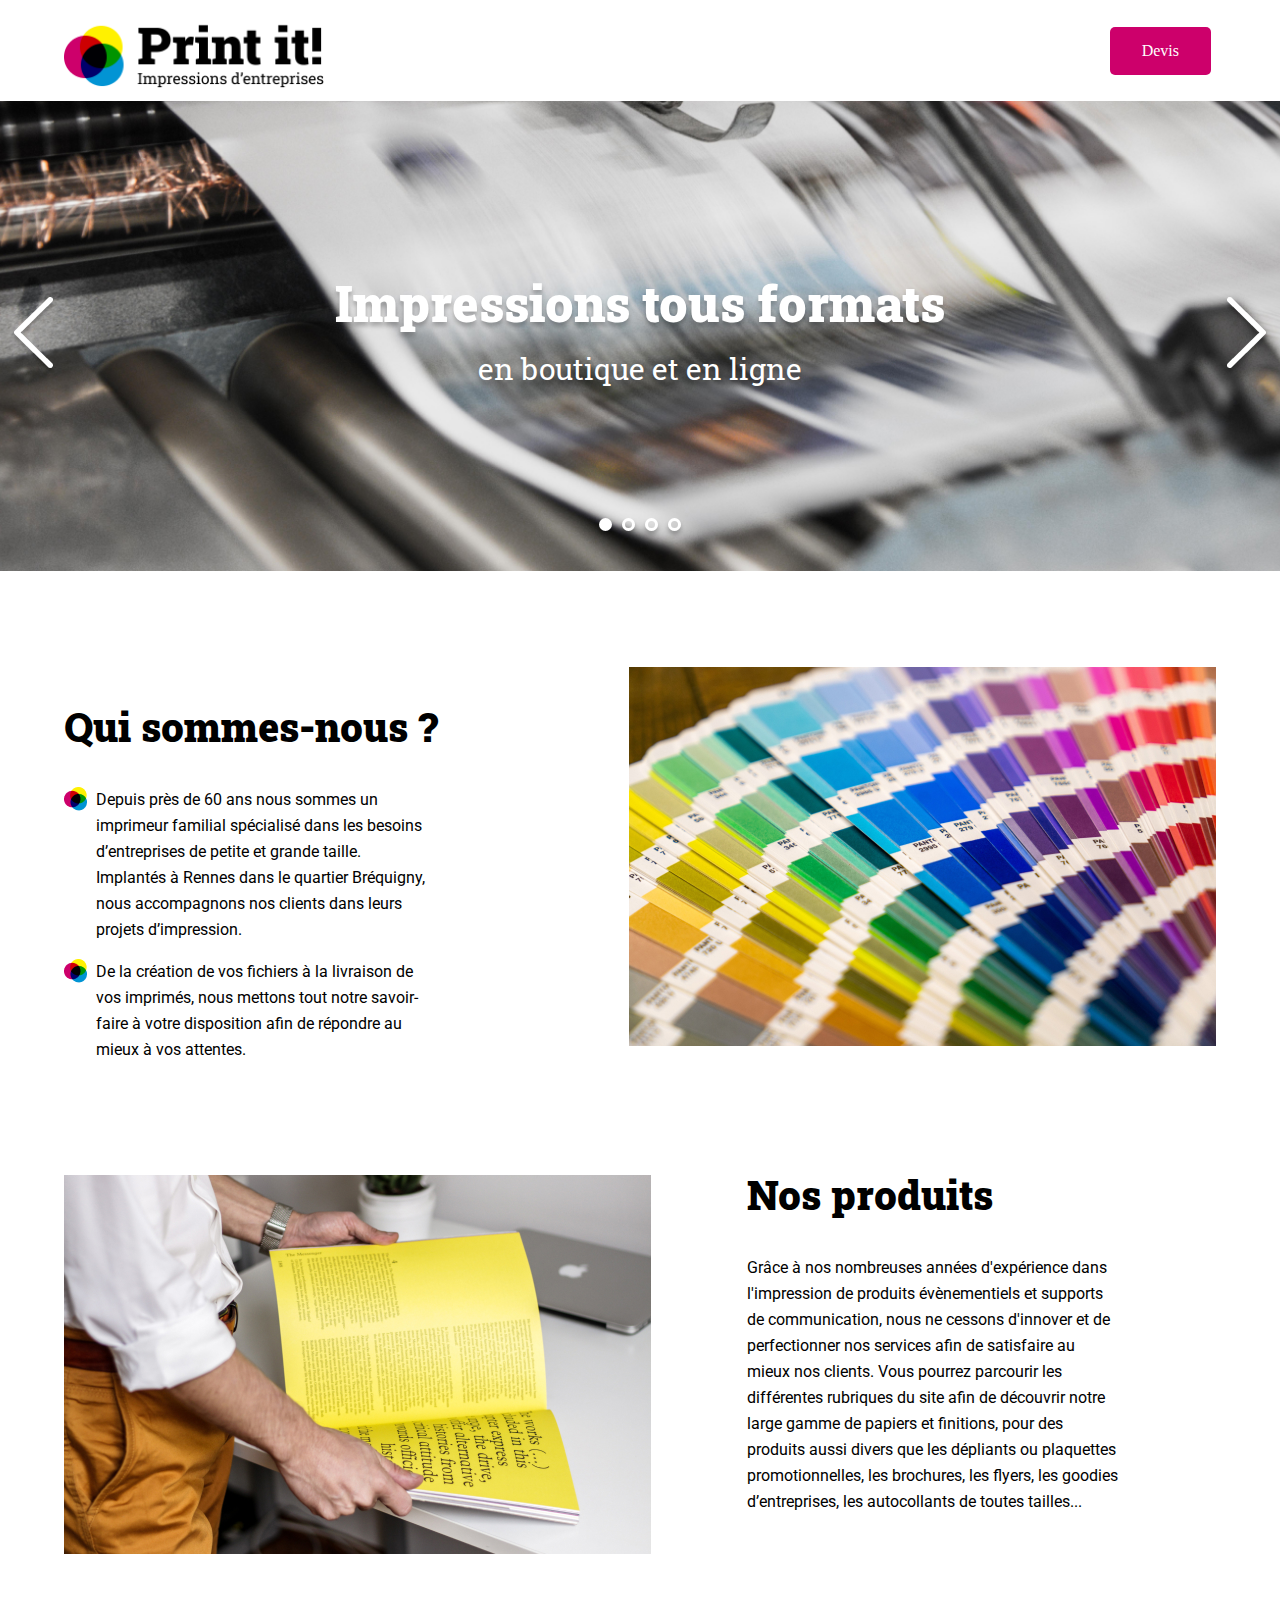
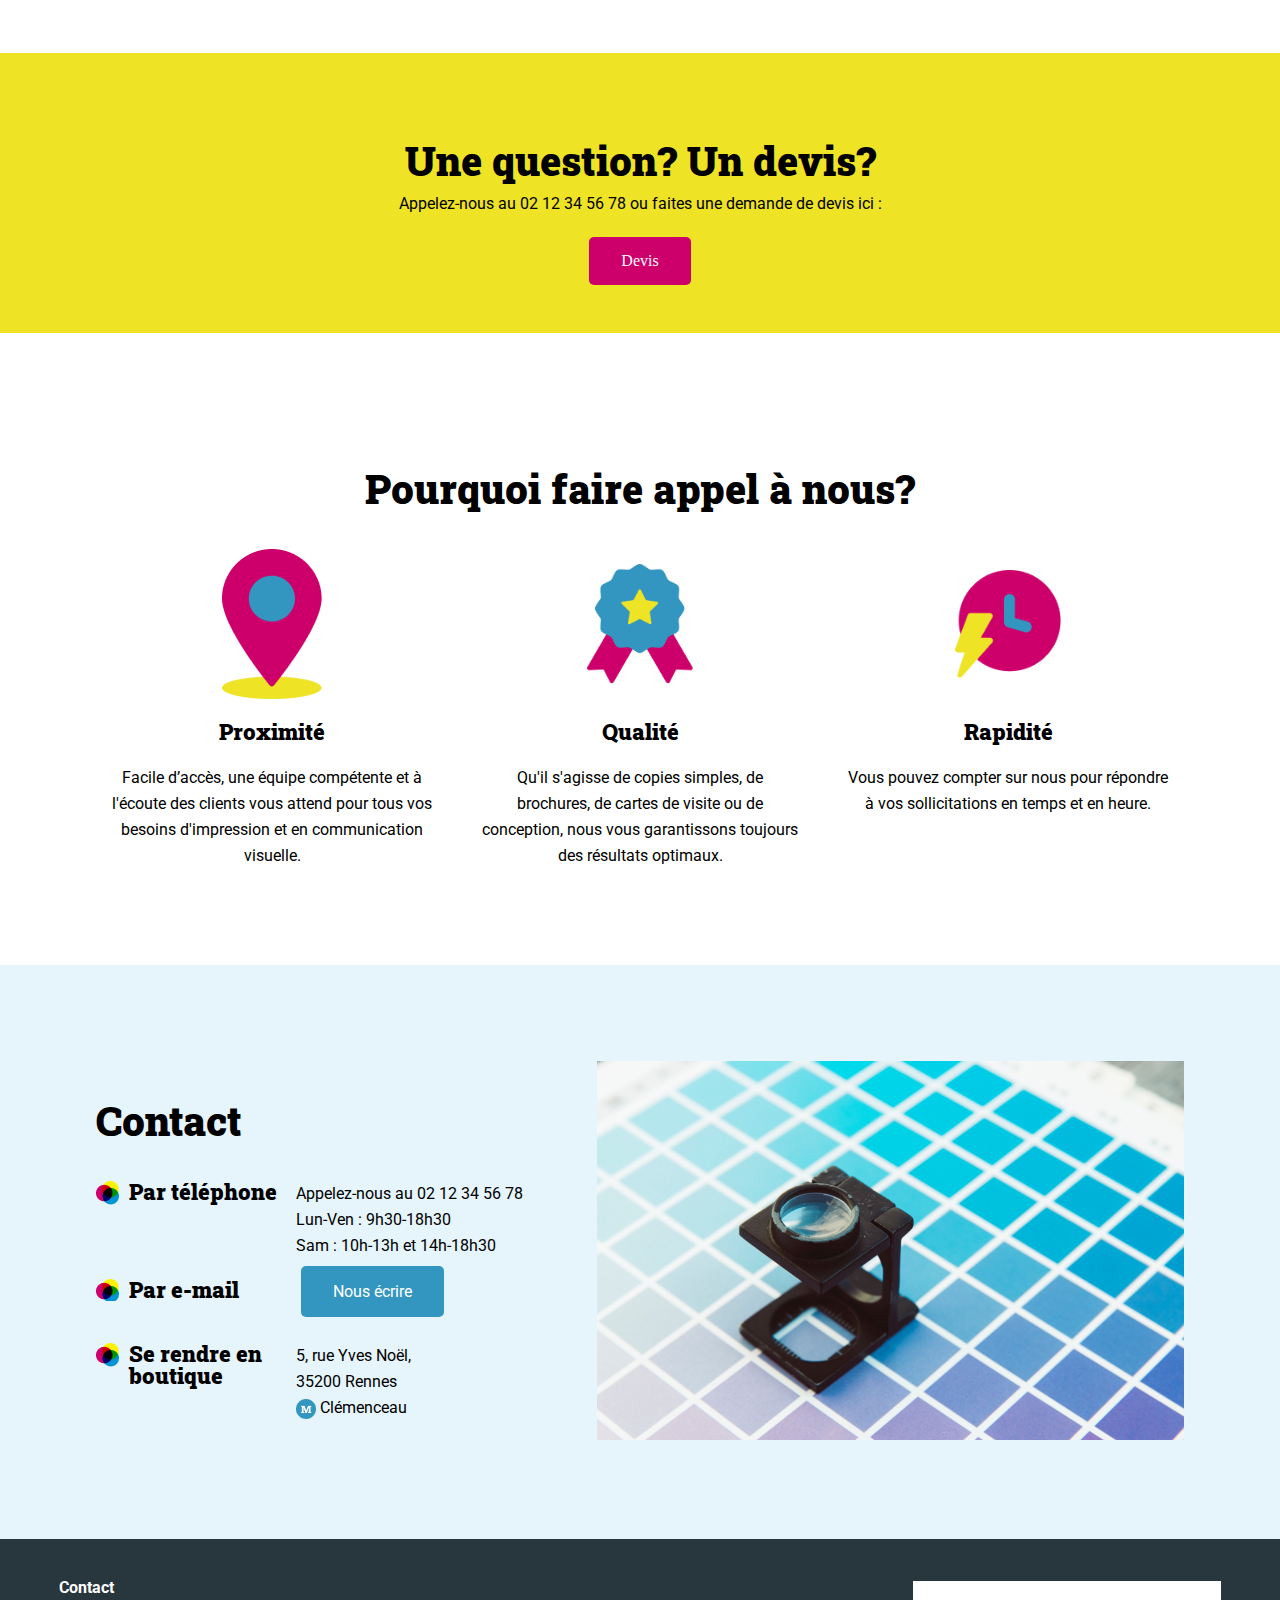
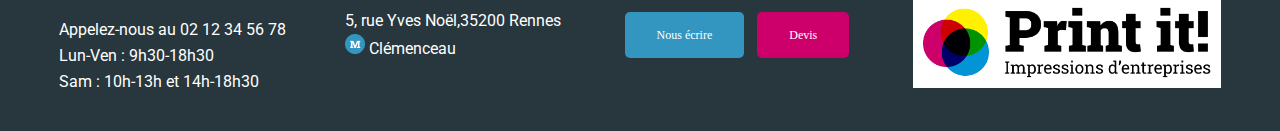
<file: index.html>
<!DOCTYPE html>
<html lang="fr">

<head>
    <meta charset="UTF-8">
    <meta name="viewport" content="width=device-width, initial-scale=1.0">
    <title>Print it ! - Impressions d'entreprise</title>
    <link rel="stylesheet" href="./assets/style.css">
    <script src="./assets/script.js" defer></script>
    <link rel="preconnect" href="https://fonts.googleapis.com">
    <link rel="preconnect" href="https://fonts.gstatic.com" crossorigin>
    <link
        href="https://fonts.googleapis.com/css2?family=Roboto:wght@400;700&family=Roboto+Slab:wght@400;900&display=swap"
        rel="stylesheet">
</head>

<body>

    <header class="container">
        <h1>
            <img class="logo" src="./assets/images/logo.png" alt="Print it ! Impressions d'entreprises">
        </h1>
        <a class="btn devis" href="mailto:contact@print-it.tld">Devis</a>
    </header>

    <main>

        <div id="banner">

            <img class="banner-img" src="./assets/images/slideshow/slide1.jpg" alt="Bannière Print-it">
            <img src="./assets/images/arrow_left.png" alt="fleche gauche" class="arrow arrow_left" id="maFlecheGauche">
            <img src="./assets/images/arrow_right.png" alt="fleche droite" class="arrow arrow_right"
                id="maFlecheDroite">

            <p>Impressions tous formats <span>en boutique et en ligne</span></p>

            <div class="dots"></div>

        </div>

        <section id="about-us" class="container">

            <div>
                <h2>Qui sommes-nous ?</h2>
                <ul>
                    <li>Depuis près de 60 ans nous sommes un imprimeur familial spécialisé dans les besoins
                        d’entreprises de petite et grande taille. Implantés à Rennes dans le quartier Bréquigny, nous
                        accompagnons nos clients dans leurs projets d’impression.</li>
                    <li>De la création de vos fichiers à la livraison de vos imprimés, nous mettons tout notre
                        savoir-faire à votre disposition afin de répondre au mieux à vos attentes.</li>
                </ul>
            </div>

            <aside>
                <img src="./assets/images/colors.jpg" alt="palette multicolore">
            </aside>

        </section>


        <section id="products" class="container">

            <div>
                <h2>Nos produits</h2>
                <p>Grâce à nos nombreuses années d'expérience dans l'impression de produits évènementiels et supports de
                    communication, nous ne cessons d'innover et de perfectionner nos services afin de satisfaire au
                    mieux nos clients. Vous pourrez parcourir les différentes rubriques du site afin de découvrir notre
                    large gamme de papiers et finitions, pour des produits aussi divers que les dépliants ou plaquettes
                    promotionnelles, les brochures, les flyers, les goodies d’entreprises, les autocollants de toutes
                    tailles... </p>
            </div>

            <aside>
                <img src="./assets/images/yellow-book.jpg" alt="Imprimeur avec un livre jaune dans les mains">
            </aside>

        </section>


        <section id="question" class="bg-yellow">
            <h2>Une question? Un devis?</h2>
            <p>Appelez-nous au 02 12 34 56 78 ou faites une demande de devis ici :</p>
            <a href="mailto:contact@print-it.tld" class="btn devis">Devis</a>
        </section>


        <section id="why-us" class="container">

            <h2>Pourquoi faire appel à nous?</h2>

            <div>

                <article>
                    <img src="./assets/images/proximity-icon.png" alt="Icone Proximité">
                    <h3>Proximité</h3>
                    <p>Facile d’accès, une équipe compétente et à l'écoute des clients vous attend pour tous vos besoins
                        d'impression et en communication visuelle.</p>
                </article>


                <article>
                    <img src="./assets/images/quality-icon.png" alt="Icone Qualité">
                    <h3>Qualité</h3>
                    <p>Qu'il s'agisse de copies simples, de brochures, de cartes de visite ou de conception, nous vous
                        garantissons toujours des résultats optimaux.</p>
                </article>


                <article>
                    <img src="./assets/images/speedy-icon.png" alt="Rapidité Qualité">
                    <h3>Rapidité</h3>
                    <p>Vous pouvez compter sur nous pour répondre à vos sollicitations en temps et en heure.</p>
                </article>


            </div>

        </section>


        <section id="contact" class="bg-lightblue">

            <div class="container">

                <div>
                    <h2>Contact</h2>

                    <div>
                        <h3>Par téléphone</h3>

                        <ul>
                            <li>Appelez-nous au 02 12 34 56 78</li>
                            <li>Lun-Ven : 9h30-18h30</li>
                            <li>Sam : 10h-13h et 14h-18h30</li>
                        </ul>
                    </div>

                    <div>
                        <h3>Par e-mail</h3>
                        <p>
                            <a href="mailto:contact@print-it.tld" class="btn">Nous écrire</a>
                        </p>
                    </div>

                    <div>
                        <h3>Se rendre en boutique</h3>
                        <p>5, rue Yves Noël,<br>
                            35200 Rennes<br>
                            <img class="inline-icon" src="./assets/images/metro.png" alt="metro" /> Clémenceau
                        </p>
                    </div>

                </div>


                <div>
                    <img src="./assets/images/magnifying-glass.jpg" alt="Loupe avec palette bleue">
                </div>

            </div>
        </section>
    </main>


    <footer>
        <div>
            <p class="footer-contact">Contact</p>
            <ul>
                <li>Appelez-nous au 02 12 34 56 78</li>
                <li>Lun-Ven : 9h30-18h30</li>
                <li>Sam : 10h-13h et 14h-18h30</li>
            </ul>
        </div>

        <div>
            <p>5, rue Yves Noël,35200 Rennes<br>
                <img src="./assets/images/metro.png" alt="metro" /> Clémenceau
            </p>
        </div>

        <div>
            <a href="mailto:contact@print-it.tld" class="btn">Nous écrire</a>
            <a href="mailto:contact@print-it.tld?subject=Demande&nbsp;de&nbsp;devis" class="btn devis">Devis</a>
        </div>

        <div>
            <img class="footer-logo" src="./assets/images/logo.png" alt="Print it ! Impressions d'entreprises">
        </div>

    </footer>
</body>

</html>
</file>
<file: assets/style.css>
/* variables declaration */
:root {
	--primary-color: #3396C0;
	--secondary-color: #CD006B;
	--third-color: #EEE325;
}

/* Reset CSS */
* {
	-webkit-box-sizing: border-box;
	-moz-box-sizing: border-box;
	box-sizing: border-box;
}
html, body, div, span, applet, object, iframe,
h1, h2, h3, h4, h5, h6, p, blockquote, pre,
a, abbr, acronym, address, big, cite, code,
del, dfn, em, img, ins, kbd, q, s, samp,
small, strike, strong, sub, sup, tt, var,
b, u, i, center,
dl, dt, dd, ol, ul, li,
fieldset, form, label, legend,
table, caption, tbody, tfoot, thead, tr, th, td,
article, aside, canvas, details, embed,
figure, figcaption, footer, header, hgroup,
menu, nav, output, ruby, section, summary,
time, mark, audio, video {
	margin: 0;
	padding: 0;
	border: 0;
	font: inherit;
	font-size: 100%;
	vertical-align: baseline;
}
/* HTML5 display-role reset for older browsers */
article, aside, details, figcaption, figure,
footer, header, hgroup, menu, nav, section {
	display: block;
}
body {
	line-height: 1;
}
ol, ul {
	list-style: none;
}
blockquote, q {
	quotes: none;
}
blockquote:before, blockquote:after,
q:before, q:after {
	content: none;
}
table {
	border-collapse: collapse;
	border-spacing: 0;
}

/*body {

}*/

section {
	margin-block: 6em;
}
h2 {
	font-family: 'Roboto Slab', sans-serif;
	font-size: 40px;
	font-weight: 900;
	margin-block: 1em;
}
h3{
	font-family: 'Roboto Slab', sans-serif;
	font-size: 22px;
	font-weight: 900;
	margin-block: 1em;
}

p, li {
	font-family: Roboto, sans-serif;
	font-size: 16px;
	line-height: 26px;
}
.container {
	max-width: 1440px;
	margin-inline:auto;
	padding-inline: 5%;
}
header {
	display: flex;
	justify-content: space-between;
	align-items: center;
}
.logo{
	width: 260px;
	margin-block: 10px;
}

.btn {
	background-color: var(--primary-color) ;
	padding: 16px 32px;
	margin-inline:5px;
	border-radius: 5px;
	color: white;
	text-decoration: none;
}
.devis {
	background-color: var(--secondary-color);
}

#banner {
	display: flex;
	flex-direction: column;
	align-items: center;
	justify-content: center;
	width: 100%;
	min-height: 470px;
	position: relative;
}
.banner-img {
	position: absolute;
	width: 100%;
	height: 100%;
	z-index: -1;
	object-fit: cover;
	object-position: center;
}
/* Code CSS en prévision de l'ajout d'un carousel pour la bannière */
/* Gestion des fleches du carrousel */
#banner .arrow {
	position: absolute;
}
#banner .arrow_left {
	left: 10px;
}
#banner .arrow_right {
	right: 10px;
}
/* Gestion des points du carrousel */
.dots {
	position: absolute;
	bottom: 40px;
	display: flex;
}
.dot {
	margin-inline: 5px;
	width: 13px;
	height: 13px;
	background-color: #ffffff00;
	border: 3px solid #fff;
	border-radius: 100%;
	box-shadow: 0 4px 4px rgba(0, 0, 0, 0.25);
}

 .dot_selected {
	background-color: #fff;
	margin-inline: 5px;
	width: 13px;
	height: 13px;
	border: 3px solid #fff;
	border-radius: 100%;
	box-shadow: 0 4px 4px rgba(0, 0, 0, 0.25);
} 

/* Fin du code CSS pour le carousel */
#banner p {
	font-family: 'Roboto Slab', sans-serif;
	font-weight: 900;
	font-size: 50px;
	line-height: 66px;
	color: white;
	text-shadow: 0 4px 4px rgba(0, 0, 0, 0.25);
	text-align: center;
}
#banner span {
	display: block;
	font-weight: 400;
	font-size: 30px;
}
#about-us {
	display: flex;
}
#about-us article, #about-us aside {
	flex:1;
}
#about-us li {
	background: url("./images/tricolor-icon.png") no-repeat left top;
	font-size: 16px;
	line-height: 26px;
	padding-left:2em;
	width: 65%;
	margin-bottom: 1em;

}

#products {
	display: flex;
	align-items: flex-start;
	flex-direction: row-reverse;
}
#products div, #products aside {
	flex:1;
}
#products div {
	padding: 0 6em;
}
#products h2 {
	margin-top: 0;
}
.bg-yellow {
	background-color: var(--third-color);
}
#question {
	display: flex;
	flex-direction: column;
	align-items: center;
	padding-block: 3em;
}
#question h2 {
	margin-bottom: 10px;
}
#question p {
	margin-bottom: 20px;
}

#why-us {
	display: flex;
	flex-direction: column;
	text-align: center;
}
#why-us > div{
	display: flex;
	justify-content: space-evenly;
}
#why-us article {
	max-width: 320px;
	display: flex;
	flex-direction: column;
}
#why-us img {
	width: 33%;
	height: 150px;
	text-align: center;
	margin-inline: auto;
	margin-block: 0;
	object-fit: contain;
}

.bg-lightblue{
	background-color: #E6F4FB;
}
#contact {
	margin-bottom: 0;
}
#contact article, #contact div {
	flex:1;
}


#contact .container {
	flex-direction: row;
	display: flex;
	padding: 6em ;
}

#contact .container > div > div {
	display: flex;
	padding-bottom: 20px;
}

#contact h3 {
	margin-top: 0;
	background: url("./images/tricolor-icon.png") no-repeat left top;
	padding-left:1.5em;
	width: 200px;
}
.inline-icon {
	vertical-align: middle;
}
footer {
	background-color: #28363D;
	color: white;
	display: flex;
	padding-block: 3em;
	justify-content: space-evenly;
	font-size: 12px;
	align-items: center;
}
footer div {

	position: relative;
}
.footer-logo {
	background-color: white;
	max-width: 308px;
	padding: 10px;
}
.footer-contact {
	margin-bottom: 1em;
	font-weight: 700;
	font-size: 16px;

}

@media all and (max-width: 1250px) {
	#contact > article {
		flex: 2;
	}
}
</file>
